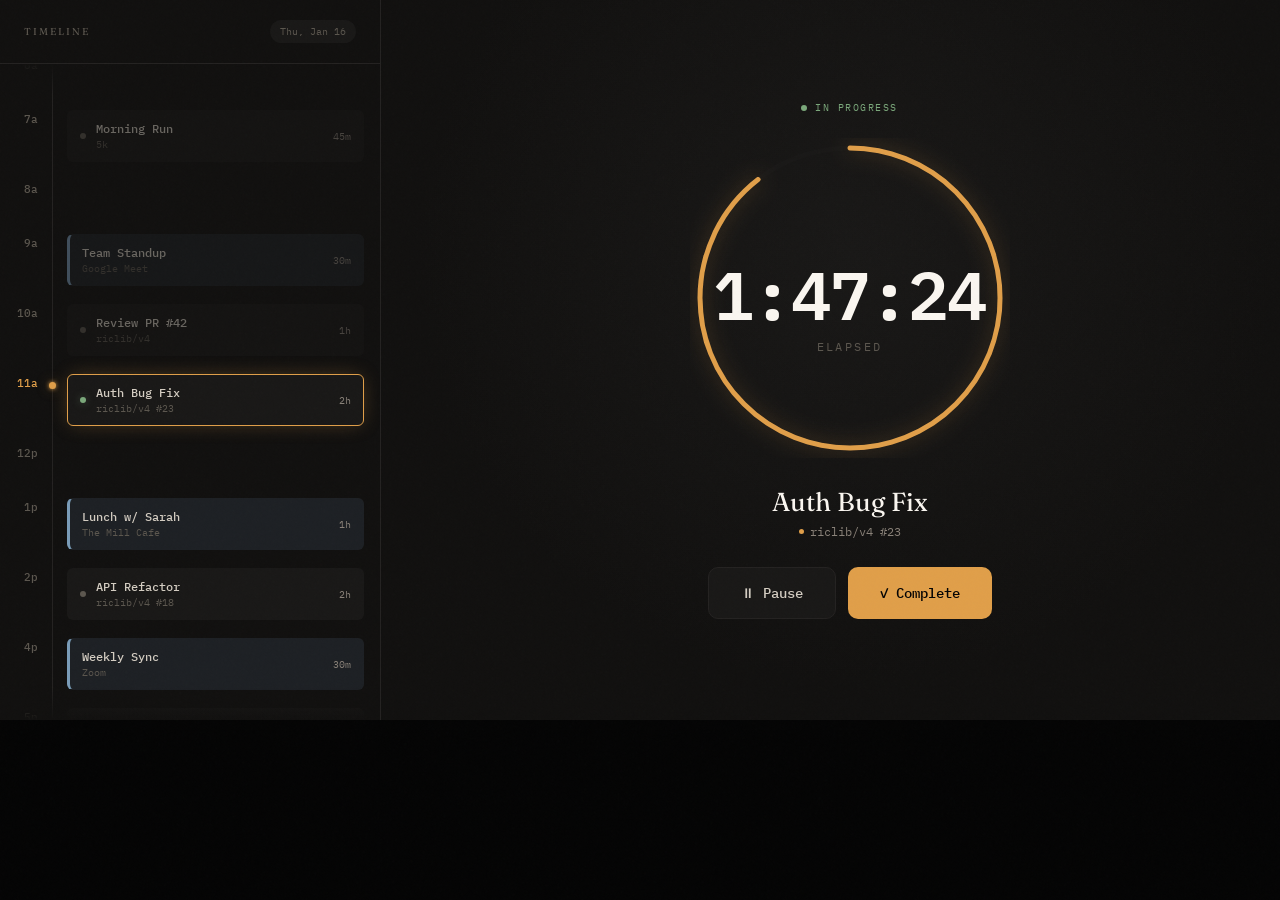
<file: frontend/dashboard-prototype.html>
<!DOCTYPE html>
<html lang="en">
<head>
    <meta charset="UTF-8">
    <meta name="viewport" content="width=1920, height=720">
    <title>Lifelog — Command Center</title>
    <link rel="preconnect" href="https://fonts.googleapis.com">
    <link rel="preconnect" href="https://fonts.gstatic.com" crossorigin>
    <link href="https://fonts.googleapis.com/css2?family=IBM+Plex+Mono:wght@400;500;600&family=Fraunces:opsz,wght@9..144,300;9..144,400;9..144,600&display=swap" rel="stylesheet">
    <style>
        :root {
            /* Volcanic darks */
            --void: #050505;
            --deep: #0a0a09;
            --surface: #121110;
            --elevated: #1a1918;
            --border: #252322;
            --hover: #2a2827;

            /* Warm stone */
            --text-bright: #faf6f0;
            --text: #d4cdc2;
            --text-dim: #8a8279;
            --text-muted: #5c574f;

            /* Ember accent */
            --ember: #e09f4a;
            --ember-bright: #f0b866;
            --ember-glow: rgba(224, 159, 74, 0.35);
            --ember-soft: rgba(224, 159, 74, 0.08);

            /* Sage success */
            --sage: #7ba87b;
            --sage-glow: rgba(123, 168, 123, 0.4);
            --sage-soft: rgba(123, 168, 123, 0.12);

            /* Steel calendar */
            --steel: #7a9cb8;
            --steel-soft: rgba(122, 156, 184, 0.12);

            /* Alert */
            --coral: #c4776a;

            /* Metrics */
            --touch: 44px;
            --radius: 10px;
            --radius-sm: 6px;
        }

        * {
            margin: 0;
            padding: 0;
            box-sizing: border-box;
            -webkit-tap-highlight-color: transparent;
            -webkit-font-smoothing: antialiased;
        }

        html, body {
            width: 1920px;
            height: 720px;
            overflow: hidden;
            background: var(--void);
            font-family: 'IBM Plex Mono', monospace;
            color: var(--text);
            font-size: 13px;
        }

        /* Film grain overlay */
        body::after {
            content: '';
            position: fixed;
            inset: 0;
            opacity: 0.02;
            pointer-events: none;
            background: url("data:image/svg+xml,%3Csvg viewBox='0 0 400 400' xmlns='http://www.w3.org/2000/svg'%3E%3Cfilter id='g'%3E%3CfeTurbulence baseFrequency='0.75' numOctaves='3' stitchTiles='stitch'/%3E%3C/filter%3E%3Crect width='100%25' height='100%25' filter='url(%23g)'/%3E%3C/svg%3E");
            z-index: 9999;
        }

        /* === LAYOUT === */
        .dashboard {
            display: grid;
            grid-template-columns: 380px 1fr 340px 260px;
            height: 100%;
            background: var(--border);
            gap: 1px;
        }

        .panel {
            background: var(--surface);
            display: flex;
            flex-direction: column;
            overflow: hidden;
        }

        .panel-head {
            padding: 20px 24px;
            border-bottom: 1px solid var(--border);
            display: flex;
            justify-content: space-between;
            align-items: center;
            flex-shrink: 0;
        }

        .panel-label {
            font-family: 'Fraunces', serif;
            font-optical-sizing: auto;
            font-size: 10px;
            font-weight: 400;
            letter-spacing: 0.2em;
            text-transform: uppercase;
            color: var(--text-muted);
        }

        .panel-meta {
            font-size: 10px;
            color: var(--text-muted);
            background: var(--elevated);
            padding: 5px 10px;
            border-radius: 20px;
        }

        /* === TIMELINE === */
        .timeline-wrap {
            flex: 1;
            position: relative;
            overflow: hidden;
        }

        .timeline-body {
            height: 100%;
            overflow-y: auto;
            padding: 12px 0;
            -webkit-overflow-scrolling: touch;
        }

        .timeline-body::-webkit-scrollbar { width: 0; }

        /* Scroll fades - hint at more content */
        .timeline-wrap::before,
        .timeline-wrap::after {
            content: '';
            position: absolute;
            left: 0;
            right: 0;
            height: 32px;
            pointer-events: none;
            z-index: 2;
            opacity: 0;
            transition: opacity 0.2s ease;
        }

        .timeline-wrap::before {
            top: 0;
            background: linear-gradient(to bottom, var(--surface) 0%, transparent 100%);
        }

        .timeline-wrap::after {
            bottom: 0;
            background: linear-gradient(to top, var(--surface) 0%, transparent 100%);
        }

        .timeline-wrap.can-scroll-up::before,
        .timeline-wrap.can-scroll-down::after {
            opacity: 1;
        }

        .hour-row {
            display: grid;
            grid-template-columns: 52px 1fr;
            min-height: 54px;
        }

        .hour-num {
            font-size: 11px;
            color: var(--text-muted);
            text-align: right;
            padding: 8px 14px 0 0;
            font-weight: 500;
        }

        .hour-row.now .hour-num {
            color: var(--ember);
        }

        .hour-track {
            border-left: 1px solid var(--border);
            padding: 6px 16px 6px 14px;
            position: relative;
        }

        .hour-row.now .hour-track::before {
            content: '';
            position: absolute;
            left: -4px;
            top: 14px;
            width: 7px;
            height: 7px;
            border-radius: 50%;
            background: var(--ember);
            box-shadow: 0 0 14px var(--ember-glow), 0 0 4px var(--ember);
        }

        /* Task blocks */
        .block {
            background: var(--elevated);
            border-radius: var(--radius-sm);
            padding: 10px 12px;
            margin-bottom: 6px;
            display: flex;
            align-items: center;
            gap: 10px;
            min-height: var(--touch);
            cursor: pointer;
            transition: transform 0.1s ease, box-shadow 0.15s ease;
            border: 1px solid transparent;
        }

        .block:active { transform: scale(0.98); }

        .block.current {
            border-color: var(--ember);
            box-shadow: 0 0 20px -4px var(--ember-glow);
        }

        .block.past { opacity: 0.45; }

        .block.cal {
            background: var(--steel-soft);
            border-left: 3px solid var(--steel);
        }

        .block-dot {
            width: 6px;
            height: 6px;
            border-radius: 50%;
            background: var(--text-muted);
            flex-shrink: 0;
        }

        .block.current .block-dot {
            background: var(--sage);
            box-shadow: 0 0 8px var(--sage-glow);
            animation: breathe 2.5s ease-in-out infinite;
        }

        @keyframes breathe {
            0%, 100% { transform: scale(1); opacity: 1; }
            50% { transform: scale(0.85); opacity: 0.6; }
        }

        .block-text { flex: 1; min-width: 0; }

        .block-title {
            font-size: 12px;
            font-weight: 500;
            color: var(--text);
            white-space: nowrap;
            overflow: hidden;
            text-overflow: ellipsis;
        }

        .block-sub {
            font-size: 10px;
            color: var(--text-muted);
            margin-top: 2px;
        }

        .block-dur {
            font-size: 10px;
            color: var(--text-dim);
            flex-shrink: 0;
        }

        /* === FOCUS === */
        .focus {
            background: radial-gradient(ellipse at 50% 35%, var(--elevated) 0%, var(--surface) 65%);
            display: flex;
            flex-direction: column;
            align-items: center;
            justify-content: center;
            padding: 40px;
        }

        .focus-status {
            display: flex;
            align-items: center;
            gap: 8px;
            margin-bottom: 12px;
        }

        .focus-status-dot {
            width: 6px;
            height: 6px;
            border-radius: 50%;
            background: var(--sage);
            animation: breathe 2.5s ease-in-out infinite;
        }

        .focus-status-text {
            font-size: 10px;
            letter-spacing: 0.15em;
            text-transform: uppercase;
            color: var(--sage);
        }

        .focus-ring-wrap {
            position: relative;
            width: 320px;
            height: 320px;
            margin: 12px 0 28px;
        }

        .focus-ring {
            width: 100%;
            height: 100%;
            transform: rotate(-90deg);
        }

        .ring-bg {
            fill: none;
            stroke: var(--elevated);
            stroke-width: 5;
        }

        .ring-progress {
            fill: none;
            stroke: var(--ember);
            stroke-width: 5;
            stroke-linecap: round;
            stroke-dasharray: 942;
            stroke-dashoffset: 471;
            filter: drop-shadow(0 0 10px var(--ember-glow));
            transition: stroke-dashoffset 0.8s ease;
        }

        .focus-center {
            position: absolute;
            inset: 0;
            display: flex;
            flex-direction: column;
            align-items: center;
            justify-content: center;
            padding-top: 16px;
        }

        .focus-time {
            font-size: 68px;
            font-weight: 600;
            color: var(--text-bright);
            letter-spacing: -0.03em;
            line-height: 1;
        }

        .focus-unit {
            font-size: 12px;
            letter-spacing: 0.2em;
            text-transform: uppercase;
            color: var(--text-muted);
            margin-top: 12px;
        }

        .focus-task {
            font-family: 'Fraunces', serif;
            font-size: 26px;
            font-weight: 400;
            color: var(--text-bright);
            margin-bottom: 6px;
            text-align: center;
        }

        .focus-source {
            font-size: 12px;
            color: var(--text-dim);
            display: flex;
            align-items: center;
            gap: 6px;
            margin-bottom: 28px;
        }

        .focus-source::before {
            content: '';
            width: 5px;
            height: 5px;
            border-radius: 50%;
            background: var(--ember);
        }

        .focus-actions {
            display: flex;
            gap: 12px;
        }

        .btn {
            min-height: 52px;
            padding: 0 32px;
            border-radius: var(--radius);
            border: none;
            font-family: 'IBM Plex Mono', monospace;
            font-size: 14px;
            font-weight: 500;
            display: flex;
            align-items: center;
            gap: 8px;
            cursor: pointer;
            transition: transform 0.1s ease;
        }

        .btn:active { transform: scale(0.96); }

        .btn-primary {
            background: var(--ember);
            color: var(--void);
        }

        .btn-ghost {
            background: var(--elevated);
            color: var(--text);
            border: 1px solid var(--border);
        }

        /* === QUEUE === */
        .queue-body {
            flex: 1;
            overflow-y: auto;
            padding: 16px;
        }

        .queue-body::-webkit-scrollbar { width: 0; }

        .q-item {
            background: var(--elevated);
            border-radius: var(--radius-sm);
            padding: 14px 16px;
            margin-bottom: 10px;
            min-height: var(--touch);
            cursor: pointer;
            transition: transform 0.1s ease;
            border: 1px solid transparent;
        }

        .q-item:active { transform: scale(0.98); }

        .q-item.next {
            border-color: var(--ember-soft);
            background: linear-gradient(135deg, var(--elevated) 0%, var(--ember-soft) 100%);
        }

        .q-head {
            display: flex;
            justify-content: space-between;
            align-items: flex-start;
            gap: 10px;
        }

        .q-title {
            font-size: 13px;
            font-weight: 500;
            color: var(--text);
            line-height: 1.35;
        }

        .q-time {
            font-size: 10px;
            color: var(--ember);
            background: var(--ember-soft);
            padding: 3px 8px;
            border-radius: 4px;
            flex-shrink: 0;
        }

        .q-meta {
            font-size: 10px;
            color: var(--text-muted);
            margin-top: 6px;
            display: flex;
            gap: 12px;
        }

        .q-divider {
            font-size: 9px;
            letter-spacing: 0.12em;
            text-transform: uppercase;
            color: var(--text-muted);
            padding: 18px 0 10px;
        }

        /* === AMBIENT === */
        .ambient {
            background: linear-gradient(180deg, var(--surface) 0%, var(--deep) 100%);
        }

        .ambient-body {
            flex: 1;
            padding: 20px;
            display: flex;
            flex-direction: column;
            gap: 20px;
            overflow-y: auto;
        }

        /* Weather */
        .weather {
            display: flex;
            align-items: center;
            gap: 14px;
        }

        .weather-icon { font-size: 28px; }

        .weather-temp {
            font-size: 26px;
            font-weight: 500;
            color: var(--text-bright);
        }

        .weather-desc {
            font-size: 11px;
            color: var(--text-dim);
        }

        /* Stats */
        .stats {
            display: flex;
            justify-content: space-between;
            padding: 14px 0;
            border-top: 1px solid var(--border);
            border-bottom: 1px solid var(--border);
        }

        .stat {
            display: flex;
            align-items: center;
            gap: 6px;
        }

        .stat-icon { font-size: 13px; opacity: 0.8; }
        .stat-val { font-size: 14px; font-weight: 600; }
        .stat-val.alert { color: var(--coral); }
        .stat-val.good { color: var(--sage); }

        /* Calendar upcoming */
        .upcoming {
            display: flex;
            flex-direction: column;
            gap: 8px;
        }

        .upcoming-label {
            font-size: 9px;
            letter-spacing: 0.15em;
            text-transform: uppercase;
            color: var(--text-muted);
            margin-bottom: 4px;
        }

        .up-item {
            display: flex;
            align-items: center;
            gap: 10px;
            padding: 10px 12px;
            background: var(--elevated);
            border-radius: var(--radius-sm);
            min-height: var(--touch);
            cursor: pointer;
        }

        .up-item:active { transform: scale(0.98); }

        .up-time {
            font-size: 11px;
            font-weight: 500;
            color: var(--steel);
            min-width: 42px;
        }

        .up-title {
            font-size: 12px;
            color: var(--text);
            white-space: nowrap;
            overflow: hidden;
            text-overflow: ellipsis;
        }

        /* Habits */
        .habits {
            margin-top: auto;
            display: flex;
            flex-direction: column;
            gap: 8px;
        }

        .habits-label {
            font-size: 9px;
            letter-spacing: 0.15em;
            text-transform: uppercase;
            color: var(--text-muted);
            margin-bottom: 4px;
        }

        .habit-item {
            display: flex;
            align-items: center;
            gap: 10px;
            padding: 8px 10px;
            background: var(--elevated);
            border-radius: var(--radius-sm);
            cursor: pointer;
            transition: transform 0.1s ease;
        }

        .habit-item:active { transform: scale(0.98); }

        .habit-icon {
            font-size: 16px;
            width: 24px;
            text-align: center;
            flex-shrink: 0;
        }

        .habit-info {
            flex: 1;
            min-width: 0;
        }

        .habit-name {
            font-size: 11px;
            color: var(--text);
            margin-bottom: 4px;
        }

        .habit-track {
            height: 4px;
            background: var(--border);
            border-radius: 2px;
            overflow: hidden;
        }

        .habit-progress {
            height: 100%;
            border-radius: 2px;
            transition: width 0.3s ease;
        }

        .habit-item.habit .habit-progress {
            background: var(--sage);
        }

        .habit-item.vice .habit-progress {
            background: var(--coral);
        }

        .habit-check {
            width: 20px;
            height: 20px;
            border-radius: 50%;
            border: 2px solid var(--border);
            display: flex;
            align-items: center;
            justify-content: center;
            font-size: 10px;
            flex-shrink: 0;
            transition: all 0.2s ease;
        }

        .habit-item.done .habit-check {
            background: var(--sage);
            border-color: var(--sage);
            color: var(--void);
            box-shadow: 0 0 8px var(--sage-glow);
        }

        .habit-item.vice.done .habit-check {
            background: var(--coral);
            border-color: var(--coral);
            box-shadow: 0 0 8px rgba(196, 119, 106, 0.4);
        }

        /* Ripple effect */
        .ripple {
            position: absolute;
            border-radius: 50%;
            background: rgba(224, 159, 74, 0.25);
            transform: scale(0);
            animation: ripple-out 0.5s ease-out forwards;
            pointer-events: none;
        }

        @keyframes ripple-out {
            to { transform: scale(2.5); opacity: 0; }
        }
    </style>
</head>
<body>
    <div class="dashboard">
        <!-- TIMELINE -->
        <div class="panel">
            <div class="panel-head">
                <span class="panel-label">Timeline</span>
                <span class="panel-meta">Thu, Jan 16</span>
            </div>
            <div class="timeline-wrap">
                <div class="timeline-body">
                    <div class="hour-row past">
                        <div class="hour-num">6a</div>
                        <div class="hour-track"></div>
                    </div>
                    <div class="hour-row past">
                        <div class="hour-num">7a</div>
                        <div class="hour-track">
                            <div class="block past">
                                <div class="block-dot"></div>
                                <div class="block-text">
                                    <div class="block-title">Morning Run</div>
                                    <div class="block-sub">5k</div>
                                </div>
                                <div class="block-dur">45m</div>
                            </div>
                        </div>
                    </div>
                    <div class="hour-row past">
                        <div class="hour-num">8a</div>
                        <div class="hour-track"></div>
                    </div>
                    <div class="hour-row">
                        <div class="hour-num">9a</div>
                        <div class="hour-track">
                            <div class="block cal past">
                                <div class="block-text">
                                    <div class="block-title">Team Standup</div>
                                    <div class="block-sub">Google Meet</div>
                                </div>
                                <div class="block-dur">30m</div>
                            </div>
                        </div>
                    </div>
                    <div class="hour-row">
                        <div class="hour-num">10a</div>
                        <div class="hour-track">
                            <div class="block past">
                                <div class="block-dot"></div>
                                <div class="block-text">
                                    <div class="block-title">Review PR #42</div>
                                    <div class="block-sub">riclib/v4</div>
                                </div>
                                <div class="block-dur">1h</div>
                            </div>
                        </div>
                    </div>
                    <div class="hour-row now">
                        <div class="hour-num">11a</div>
                        <div class="hour-track">
                            <div class="block current">
                                <div class="block-dot"></div>
                                <div class="block-text">
                                    <div class="block-title">Auth Bug Fix</div>
                                    <div class="block-sub">riclib/v4 #23</div>
                                </div>
                                <div class="block-dur">2h</div>
                            </div>
                        </div>
                    </div>
                    <div class="hour-row">
                        <div class="hour-num">12p</div>
                        <div class="hour-track"></div>
                    </div>
                    <div class="hour-row">
                        <div class="hour-num">1p</div>
                        <div class="hour-track">
                            <div class="block cal">
                                <div class="block-text">
                                    <div class="block-title">Lunch w/ Sarah</div>
                                    <div class="block-sub">The Mill Cafe</div>
                                </div>
                                <div class="block-dur">1h</div>
                            </div>
                        </div>
                    </div>
                    <div class="hour-row">
                        <div class="hour-num">2p</div>
                        <div class="hour-track">
                            <div class="block">
                                <div class="block-dot"></div>
                                <div class="block-text">
                                    <div class="block-title">API Refactor</div>
                                    <div class="block-sub">riclib/v4 #18</div>
                                </div>
                                <div class="block-dur">2h</div>
                            </div>
                        </div>
                    </div>
                    <div class="hour-row">
                        <div class="hour-num">4p</div>
                        <div class="hour-track">
                            <div class="block cal">
                                <div class="block-text">
                                    <div class="block-title">Weekly Sync</div>
                                    <div class="block-sub">Zoom</div>
                                </div>
                                <div class="block-dur">30m</div>
                            </div>
                        </div>
                    </div>
                    <div class="hour-row">
                        <div class="hour-num">5p</div>
                        <div class="hour-track">
                            <div class="block">
                                <div class="block-dot"></div>
                                <div class="block-text">
                                    <div class="block-title">Documentation</div>
                                    <div class="block-sub">thymer-bar</div>
                                </div>
                                <div class="block-dur">1h</div>
                            </div>
                        </div>
                    </div>
                    <div class="hour-row">
                        <div class="hour-num">6p</div>
                        <div class="hour-track"></div>
                    </div>
                    <div class="hour-row">
                        <div class="hour-num">7p</div>
                        <div class="hour-track">
                            <div class="block cal">
                                <div class="block-text">
                                    <div class="block-title">Dinner w/ Alex</div>
                                    <div class="block-sub">Home</div>
                                </div>
                                <div class="block-dur">1h</div>
                            </div>
                        </div>
                    </div>
                    <div class="hour-row">
                        <div class="hour-num">8p</div>
                        <div class="hour-track"></div>
                    </div>
                    <div class="hour-row">
                        <div class="hour-num">9p</div>
                        <div class="hour-track">
                            <div class="block">
                                <div class="block-dot"></div>
                                <div class="block-text">
                                    <div class="block-title">Side Project</div>
                                    <div class="block-sub">personal</div>
                                </div>
                                <div class="block-dur">1h</div>
                            </div>
                        </div>
                    </div>
                </div>
            </div>
        </div>

        <!-- FOCUS -->
        <div class="panel focus">
            <div class="focus-status">
                <div class="focus-status-dot"></div>
                <span class="focus-status-text">In Progress</span>
            </div>
            <div class="focus-ring-wrap">
                <svg class="focus-ring" viewBox="0 0 320 320">
                    <circle class="ring-bg" cx="160" cy="160" r="150"/>
                    <circle class="ring-progress" cx="160" cy="160" r="150"/>
                </svg>
                <div class="focus-center">
                    <div class="focus-time" id="timer">1:47:23</div>
                    <div class="focus-unit">elapsed</div>
                </div>
            </div>
            <div class="focus-task">Auth Bug Fix</div>
            <div class="focus-source">riclib/v4 #23</div>
            <div class="focus-actions">
                <button class="btn btn-ghost">⏸ Pause</button>
                <button class="btn btn-primary">✓ Complete</button>
            </div>
        </div>

        <!-- QUEUE -->
        <div class="panel">
            <div class="panel-head">
                <span class="panel-label">Up Next</span>
                <span class="panel-meta">4 tasks</span>
            </div>
            <div class="queue-body">
                <div class="q-item next">
                    <div class="q-head">
                        <div class="q-title">API Refactor</div>
                        <div class="q-time">2pm</div>
                    </div>
                    <div class="q-meta">
                        <span>riclib/v4 #18</span>
                        <span>~2h</span>
                    </div>
                </div>
                <div class="q-item">
                    <div class="q-head">
                        <div class="q-title">Review PR #42</div>
                    </div>
                    <div class="q-meta">
                        <span>riclib/v4</span>
                        <span>~30m</span>
                    </div>
                </div>
                <div class="q-item">
                    <div class="q-head">
                        <div class="q-title">Update Dashboard Docs</div>
                    </div>
                    <div class="q-meta">
                        <span>thymer-bar</span>
                        <span>~45m</span>
                    </div>
                </div>
                <div class="q-divider">Tomorrow</div>
                <div class="q-item">
                    <div class="q-head">
                        <div class="q-title">Lifelog Schema Migration</div>
                    </div>
                    <div class="q-meta">
                        <span>thymer-bar #2</span>
                        <span>~3h</span>
                    </div>
                </div>
            </div>
        </div>

        <!-- AMBIENT -->
        <div class="panel ambient">
            <div class="panel-head">
                <span class="panel-label">Today</span>
            </div>
            <div class="ambient-body">
                <!-- Weather -->
                <div class="weather">
                    <span class="weather-icon">☀️</span>
                    <div>
                        <div class="weather-temp">72°</div>
                        <div class="weather-desc">Clear skies</div>
                    </div>
                </div>

                <!-- Stats -->
                <div class="stats">
                    <div class="stat">
                        <span class="stat-icon">📬</span>
                        <span class="stat-val">3</span>
                    </div>
                    <div class="stat">
                        <span class="stat-icon">🔥</span>
                        <span class="stat-val alert">1</span>
                    </div>
                    <div class="stat">
                        <span class="stat-icon">✓</span>
                        <span class="stat-val good">6</span>
                    </div>
                </div>

                <!-- Calendar -->
                <div class="upcoming">
                    <div class="upcoming-label">Coming Up</div>
                    <div class="up-item">
                        <span class="up-time">1:00p</span>
                        <span class="up-title">Lunch w/ Sarah</span>
                    </div>
                    <div class="up-item">
                        <span class="up-time">4:30p</span>
                        <span class="up-title">Weekly Sync</span>
                    </div>
                </div>

                <!-- Habits -->
                <div class="habits">
                    <div class="habits-label">Habits</div>
                    <div class="habit-item habit done" data-habit="exercise">
                        <span class="habit-icon">🏃</span>
                        <div class="habit-info">
                            <div class="habit-name">Exercise</div>
                            <div class="habit-track"><div class="habit-progress" style="width: 100%"></div></div>
                        </div>
                        <div class="habit-check">✓</div>
                    </div>
                    <div class="habit-item habit" data-habit="reading">
                        <span class="habit-icon">📚</span>
                        <div class="habit-info">
                            <div class="habit-name">Reading</div>
                            <div class="habit-track"><div class="habit-progress" style="width: 40%"></div></div>
                        </div>
                        <div class="habit-check"></div>
                    </div>
                    <div class="habit-item habit" data-habit="meditate">
                        <span class="habit-icon">🧘</span>
                        <div class="habit-info">
                            <div class="habit-name">Meditate</div>
                            <div class="habit-track"><div class="habit-progress" style="width: 0%"></div></div>
                        </div>
                        <div class="habit-check"></div>
                    </div>
                    <div class="habit-item vice" data-habit="caffeine">
                        <span class="habit-icon">☕</span>
                        <div class="habit-info">
                            <div class="habit-name">Caffeine</div>
                            <div class="habit-track"><div class="habit-progress" style="width: 60%"></div></div>
                        </div>
                        <div class="habit-check"></div>
                    </div>
                    <div class="habit-item vice done" data-habit="snacking">
                        <span class="habit-icon">🍪</span>
                        <div class="habit-info">
                            <div class="habit-name">Snacking</div>
                            <div class="habit-track"><div class="habit-progress" style="width: 100%"></div></div>
                        </div>
                        <div class="habit-check">✗</div>
                    </div>
                </div>
            </div>
        </div>
    </div>

    <script>
        // Timeline scroll
        const timelineWrap = document.querySelector('.timeline-wrap');
        const timelineBody = document.querySelector('.timeline-body');

        function updateScrollHints() {
            const { scrollTop, scrollHeight, clientHeight } = timelineBody;
            timelineWrap.classList.toggle('can-scroll-up', scrollTop > 10);
            timelineWrap.classList.toggle('can-scroll-down', scrollTop < scrollHeight - clientHeight - 10);
        }

        timelineBody.addEventListener('scroll', updateScrollHints);

        // Auto-scroll to "now" row on load
        const nowRow = document.querySelector('.hour-row.now');
        if (nowRow) {
            setTimeout(() => {
                nowRow.scrollIntoView({ block: 'center', behavior: 'instant' });
                updateScrollHints();
            }, 100);
        }

        // Timer
        let secs = 6443; // 1:47:23
        const timerEl = document.getElementById('timer');
        const ringEl = document.querySelector('.ring-progress');
        const circumference = 942;

        function tick() {
            secs++;
            const h = Math.floor(secs / 3600);
            const m = Math.floor((secs % 3600) / 60);
            const s = secs % 60;
            timerEl.textContent = `${h}:${m.toString().padStart(2,'0')}:${s.toString().padStart(2,'0')}`;

            // Progress ring (target 2h)
            const pct = Math.min(secs / 7200, 1);
            ringEl.style.strokeDashoffset = circumference - (pct * circumference);
        }
        setInterval(tick, 1000);

        // Habit toggles
        document.querySelectorAll('.habit-item').forEach(h => {
            h.addEventListener('click', function() {
                const isDone = this.classList.toggle('done');
                const progress = this.querySelector('.habit-progress');
                const check = this.querySelector('.habit-check');
                const isVice = this.classList.contains('vice');

                if (isDone) {
                    progress.style.width = '100%';
                    check.textContent = isVice ? '✗' : '✓';
                } else {
                    progress.style.width = '0%';
                    check.textContent = '';
                }
            });
        });

        // Task selection
        document.querySelectorAll('.block:not(.cal)').forEach(b => {
            b.addEventListener('click', function() {
                document.querySelectorAll('.block').forEach(x => {
                    x.classList.remove('current');
                    const dot = x.querySelector('.block-dot');
                    if (dot) dot.style.background = '';
                });
                this.classList.add('current');
                document.querySelector('.focus-task').textContent = this.querySelector('.block-title').textContent;
                document.querySelector('.focus-source').textContent = this.querySelector('.block-sub').textContent;
            });
        });

        // Touch ripples
        document.querySelectorAll('.block, .q-item, .btn, .up-item').forEach(el => {
            el.addEventListener('touchstart', function(e) {
                const rect = this.getBoundingClientRect();
                const r = document.createElement('div');
                r.className = 'ripple';
                const sz = Math.max(rect.width, rect.height);
                r.style.width = r.style.height = sz + 'px';
                r.style.left = (e.touches[0].clientX - rect.left - sz/2) + 'px';
                r.style.top = (e.touches[0].clientY - rect.top - sz/2) + 'px';
                this.style.position = 'relative';
                this.style.overflow = 'hidden';
                this.appendChild(r);
                setTimeout(() => r.remove(), 500);
            });
        });
    </script>
</body>
</html>
</file>
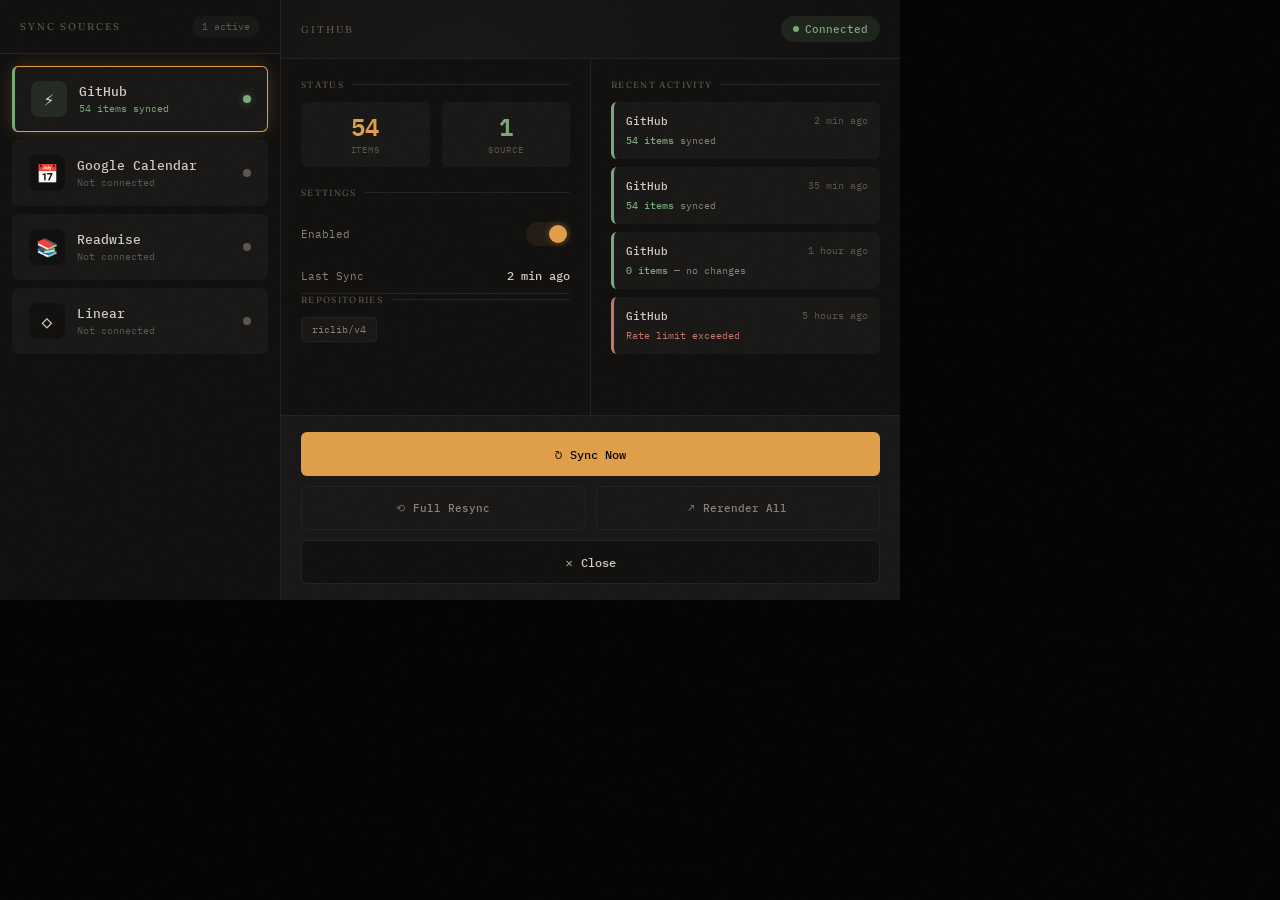
<file: frontend/sync-manager-prototype.html>
<!DOCTYPE html>
<html lang="en">
<head>
    <meta charset="UTF-8">
    <meta name="viewport" content="width=900, height=600">
    <title>Sync Manager — Control Panel</title>
    <link rel="preconnect" href="https://fonts.googleapis.com">
    <link rel="preconnect" href="https://fonts.gstatic.com" crossorigin>
    <link href="https://fonts.googleapis.com/css2?family=IBM+Plex+Mono:wght@400;500;600&family=Fraunces:opsz,wght@9..144,300;9..144,400;9..144,600&display=swap" rel="stylesheet">
    <style>
        :root {
            /* Volcanic darks */
            --void: #050505;
            --deep: #0a0a09;
            --surface: #121110;
            --elevated: #1a1918;
            --border: #252322;
            --hover: #2a2827;

            /* Warm stone */
            --text-bright: #faf6f0;
            --text: #d4cdc2;
            --text-dim: #8a8279;
            --text-muted: #5c574f;

            /* Ember accent */
            --ember: #e09f4a;
            --ember-bright: #f0b866;
            --ember-glow: rgba(224, 159, 74, 0.35);
            --ember-soft: rgba(224, 159, 74, 0.08);

            /* Sage success */
            --sage: #7ba87b;
            --sage-glow: rgba(123, 168, 123, 0.4);
            --sage-soft: rgba(123, 168, 123, 0.12);

            /* Steel calendar */
            --steel: #7a9cb8;
            --steel-soft: rgba(122, 156, 184, 0.12);

            /* Alert */
            --coral: #c4776a;
            --coral-soft: rgba(196, 119, 106, 0.12);

            /* Metrics */
            --touch: 44px;
            --radius: 10px;
            --radius-sm: 6px;
        }

        * {
            margin: 0;
            padding: 0;
            box-sizing: border-box;
            -webkit-tap-highlight-color: transparent;
            -webkit-font-smoothing: antialiased;
        }

        html, body {
            width: 900px;
            height: 600px;
            overflow: hidden;
            background: var(--void);
            font-family: 'IBM Plex Mono', monospace;
            color: var(--text);
            font-size: 13px;
        }

        /* Film grain overlay */
        body::after {
            content: '';
            position: fixed;
            inset: 0;
            opacity: 0.02;
            pointer-events: none;
            background: url("data:image/svg+xml,%3Csvg viewBox='0 0 400 400' xmlns='http://www.w3.org/2000/svg'%3E%3Cfilter id='g'%3E%3CfeTurbulence baseFrequency='0.75' numOctaves='3' stitchTiles='stitch'/%3E%3C/filter%3E%3Crect width='100%25' height='100%25' filter='url(%23g)'/%3E%3C/svg%3E");
            z-index: 9999;
        }

        /* === LAYOUT === */
        .sync-manager {
            display: grid;
            grid-template-columns: 280px 1fr;
            height: 100%;
            background: var(--border);
            gap: 1px;
        }

        .panel {
            background: var(--surface);
            display: flex;
            flex-direction: column;
            overflow: hidden;
        }

        .panel-head {
            padding: 16px 20px;
            border-bottom: 1px solid var(--border);
            display: flex;
            justify-content: space-between;
            align-items: center;
            flex-shrink: 0;
        }

        .panel-label {
            font-family: 'Fraunces', serif;
            font-optical-sizing: auto;
            font-size: 10px;
            font-weight: 400;
            letter-spacing: 0.2em;
            text-transform: uppercase;
            color: var(--text-muted);
        }

        .panel-meta {
            font-size: 10px;
            color: var(--text-muted);
            background: var(--elevated);
            padding: 4px 10px;
            border-radius: 20px;
        }

        /* === SOURCES LIST === */
        .sources-list {
            flex: 1;
            overflow-y: auto;
            padding: 12px;
        }

        .sources-list::-webkit-scrollbar { width: 0; }

        .source-card {
            display: flex;
            align-items: center;
            gap: 12px;
            padding: 14px 16px;
            background: var(--elevated);
            border-radius: var(--radius-sm);
            margin-bottom: 8px;
            cursor: pointer;
            transition: all 0.15s ease;
            border: 1px solid transparent;
            min-height: var(--touch);
        }

        .source-card:hover {
            background: var(--hover);
            border-color: var(--border);
        }

        .source-card.selected {
            border-color: var(--ember);
            box-shadow: 0 0 20px -4px var(--ember-glow);
        }

        .source-card.connected {
            border-left: 3px solid var(--sage);
        }

        .source-card.error {
            border-left: 3px solid var(--coral);
        }

        .source-icon {
            width: 36px;
            height: 36px;
            background: var(--surface);
            border-radius: 8px;
            display: flex;
            align-items: center;
            justify-content: center;
            flex-shrink: 0;
            font-size: 18px;
        }

        .source-card.connected .source-icon {
            background: var(--sage-soft);
        }

        .source-info {
            flex: 1;
            min-width: 0;
        }

        .source-name {
            font-size: 13px;
            font-weight: 500;
            color: var(--text);
            margin-bottom: 2px;
        }

        .source-status {
            font-size: 10px;
            color: var(--text-muted);
        }

        .source-status.active {
            color: var(--sage);
        }

        .source-indicator {
            width: 8px;
            height: 8px;
            border-radius: 50%;
            background: var(--text-muted);
            flex-shrink: 0;
        }

        .source-card.connected .source-indicator {
            background: var(--sage);
            box-shadow: 0 0 8px var(--sage-glow);
            animation: breathe 2.5s ease-in-out infinite;
        }

        @keyframes breathe {
            0%, 100% { transform: scale(1); opacity: 1; }
            50% { transform: scale(0.85); opacity: 0.6; }
        }

        /* === INFO PANEL === */
        .info-panel {
            background: radial-gradient(ellipse at 30% 20%, var(--elevated) 0%, var(--surface) 60%);
        }

        .info-content {
            flex: 1;
            display: grid;
            grid-template-columns: 1fr 1fr;
            gap: 1px;
            background: var(--border);
            overflow: hidden;
        }

        .info-col {
            background: var(--surface);
            padding: 20px;
            overflow-y: auto;
        }

        .info-col::-webkit-scrollbar { width: 0; }

        /* Section headers */
        .section-label {
            font-family: 'Fraunces', serif;
            font-size: 9px;
            font-weight: 400;
            letter-spacing: 0.15em;
            text-transform: uppercase;
            color: var(--text-muted);
            margin-bottom: 12px;
            display: flex;
            align-items: center;
            gap: 8px;
        }

        .section-label::after {
            content: '';
            flex: 1;
            height: 1px;
            background: var(--border);
        }

        /* Stats row */
        .stats-row {
            display: flex;
            gap: 12px;
            margin-bottom: 20px;
        }

        .stat-box {
            flex: 1;
            background: var(--elevated);
            border-radius: var(--radius-sm);
            padding: 12px;
            text-align: center;
        }

        .stat-value {
            font-size: 24px;
            font-weight: 600;
            color: var(--ember);
            line-height: 1;
        }

        .stat-label {
            font-size: 9px;
            letter-spacing: 0.1em;
            text-transform: uppercase;
            color: var(--text-muted);
            margin-top: 6px;
        }

        /* Detail rows */
        .detail-row {
            display: flex;
            justify-content: space-between;
            align-items: center;
            padding: 10px 0;
            border-bottom: 1px solid var(--border);
        }

        .detail-row:last-child {
            border-bottom: none;
        }

        .detail-label {
            font-size: 11px;
            color: var(--text-dim);
        }

        .detail-value {
            font-size: 12px;
            color: var(--text);
            font-weight: 500;
        }

        .detail-value.connected {
            color: var(--sage);
        }

        .detail-value.disconnected {
            color: var(--coral);
        }

        /* Auth badge */
        .auth-badge {
            display: inline-flex;
            align-items: center;
            gap: 6px;
            padding: 6px 12px;
            border-radius: 20px;
            font-size: 11px;
            font-weight: 500;
        }

        .auth-badge.connected {
            background: var(--sage-soft);
            color: var(--sage);
        }

        .auth-badge.disconnected {
            background: var(--coral-soft);
            color: var(--coral);
        }

        .auth-badge::before {
            content: '';
            width: 6px;
            height: 6px;
            border-radius: 50%;
            background: currentColor;
        }

        /* Toggle switch */
        .toggle-row {
            display: flex;
            justify-content: space-between;
            align-items: center;
            padding: 12px 0;
        }

        .toggle {
            position: relative;
            width: 44px;
            height: 24px;
        }

        .toggle input {
            opacity: 0;
            width: 0;
            height: 0;
        }

        .toggle-track {
            position: absolute;
            inset: 0;
            background: var(--border);
            border-radius: 12px;
            cursor: pointer;
            transition: background 0.2s ease;
        }

        .toggle-track::before {
            content: '';
            position: absolute;
            width: 18px;
            height: 18px;
            left: 3px;
            top: 3px;
            background: var(--text-dim);
            border-radius: 50%;
            transition: all 0.2s ease;
        }

        .toggle input:checked + .toggle-track {
            background: var(--ember-soft);
        }

        .toggle input:checked + .toggle-track::before {
            transform: translateX(20px);
            background: var(--ember);
            box-shadow: 0 0 8px var(--ember-glow);
        }

        /* Config items */
        .config-items {
            display: flex;
            flex-wrap: wrap;
            gap: 6px;
            margin-top: 12px;
        }

        .config-tag {
            font-size: 10px;
            padding: 5px 10px;
            background: var(--elevated);
            border-radius: 4px;
            color: var(--text-dim);
            border: 1px solid var(--border);
        }

        /* === HISTORY COLUMN === */
        .history-list {
            display: flex;
            flex-direction: column;
            gap: 8px;
        }

        .history-item {
            background: var(--elevated);
            border-radius: var(--radius-sm);
            padding: 12px;
            border-left: 3px solid var(--border);
        }

        .history-item.success {
            border-left-color: var(--sage);
        }

        .history-item.error {
            border-left-color: var(--coral);
        }

        .history-head {
            display: flex;
            justify-content: space-between;
            align-items: flex-start;
            margin-bottom: 6px;
        }

        .history-source {
            font-size: 11px;
            font-weight: 500;
            color: var(--text);
        }

        .history-time {
            font-size: 10px;
            color: var(--text-muted);
        }

        .history-result {
            font-size: 10px;
            color: var(--text-dim);
        }

        .history-result .count {
            color: var(--sage);
            font-weight: 500;
        }

        .history-result .error-msg {
            color: var(--coral);
        }

        /* === ACTION BUTTONS === */
        .actions-section {
            padding: 16px 20px;
            background: var(--elevated);
            border-top: 1px solid var(--border);
            display: flex;
            flex-direction: column;
            gap: 10px;
        }

        .btn {
            min-height: var(--touch);
            padding: 0 20px;
            border-radius: var(--radius-sm);
            border: none;
            font-family: 'IBM Plex Mono', monospace;
            font-size: 12px;
            font-weight: 500;
            display: flex;
            align-items: center;
            justify-content: center;
            gap: 8px;
            cursor: pointer;
            transition: all 0.15s ease;
        }

        .btn:active {
            transform: scale(0.97);
        }

        .btn-primary {
            background: var(--ember);
            color: var(--void);
        }

        .btn-primary:hover {
            background: var(--ember-bright);
            box-shadow: 0 0 20px var(--ember-glow);
        }

        .btn-secondary {
            background: var(--surface);
            color: var(--text);
            border: 1px solid var(--border);
        }

        .btn-secondary:hover {
            background: var(--hover);
            border-color: var(--text-muted);
        }

        .btn-row {
            display: grid;
            grid-template-columns: 1fr 1fr;
            gap: 10px;
        }

        .btn-ghost {
            background: transparent;
            color: var(--text-dim);
            border: 1px solid var(--border);
            font-size: 11px;
        }

        .btn-ghost:hover {
            color: var(--text);
            border-color: var(--text-muted);
        }

        .btn-ghost.danger:hover {
            color: var(--coral);
            border-color: var(--coral);
        }

        /* Icons (simple text placeholders) */
        .icon {
            font-style: normal;
            opacity: 0.8;
        }

        /* Progress indicator */
        .sync-progress {
            display: flex;
            align-items: center;
            gap: 10px;
            padding: 10px 14px;
            background: var(--ember-soft);
            border-radius: var(--radius-sm);
            margin-bottom: 10px;
        }

        .sync-progress .spinner {
            width: 16px;
            height: 16px;
            border: 2px solid var(--ember);
            border-top-color: transparent;
            border-radius: 50%;
            animation: spin 0.8s linear infinite;
        }

        @keyframes spin {
            to { transform: rotate(360deg); }
        }

        .sync-progress .text {
            font-size: 11px;
            color: var(--ember);
        }

        /* Empty state */
        .empty-state {
            text-align: center;
            padding: 40px 20px;
            color: var(--text-muted);
        }

        .empty-state .icon {
            font-size: 32px;
            margin-bottom: 12px;
            opacity: 0.4;
        }

        .empty-state .text {
            font-size: 12px;
        }
    </style>
</head>
<body>
    <div class="sync-manager">
        <!-- SOURCES LIST -->
        <div class="panel">
            <div class="panel-head">
                <span class="panel-label">Sync Sources</span>
                <span class="panel-meta">1 active</span>
            </div>
            <div class="sources-list">
                <div class="source-card connected selected">
                    <div class="source-icon">⚡</div>
                    <div class="source-info">
                        <div class="source-name">GitHub</div>
                        <div class="source-status active">54 items synced</div>
                    </div>
                    <div class="source-indicator"></div>
                </div>
                <div class="source-card">
                    <div class="source-icon">📅</div>
                    <div class="source-info">
                        <div class="source-name">Google Calendar</div>
                        <div class="source-status">Not connected</div>
                    </div>
                    <div class="source-indicator"></div>
                </div>
                <div class="source-card">
                    <div class="source-icon">📚</div>
                    <div class="source-info">
                        <div class="source-name">Readwise</div>
                        <div class="source-status">Not connected</div>
                    </div>
                    <div class="source-indicator"></div>
                </div>
                <div class="source-card">
                    <div class="source-icon">◇</div>
                    <div class="source-info">
                        <div class="source-name">Linear</div>
                        <div class="source-status">Not connected</div>
                    </div>
                    <div class="source-indicator"></div>
                </div>
            </div>
        </div>

        <!-- INFO PANEL -->
        <div class="panel info-panel">
            <div class="panel-head">
                <span class="panel-label">GitHub</span>
                <span class="auth-badge connected">Connected</span>
            </div>
            <div class="info-content">
                <!-- Left Column: Details -->
                <div class="info-col">
                    <div class="section-label">Status</div>
                    <div class="stats-row">
                        <div class="stat-box">
                            <div class="stat-value">54</div>
                            <div class="stat-label">Items</div>
                        </div>
                        <div class="stat-box">
                            <div class="stat-value" style="color: var(--sage)">1</div>
                            <div class="stat-label">Source</div>
                        </div>
                    </div>

                    <div class="section-label">Settings</div>
                    <div class="toggle-row">
                        <span class="detail-label">Enabled</span>
                        <label class="toggle">
                            <input type="checkbox" checked>
                            <span class="toggle-track"></span>
                        </label>
                    </div>
                    <div class="detail-row">
                        <span class="detail-label">Last Sync</span>
                        <span class="detail-value">2 min ago</span>
                    </div>

                    <div class="section-label">Repositories</div>
                    <div class="config-items">
                        <span class="config-tag">riclib/v4</span>
                    </div>
                </div>

                <!-- Right Column: History -->
                <div class="info-col">
                    <div class="section-label">Recent Activity</div>
                    <div class="history-list">
                        <div class="history-item success">
                            <div class="history-head">
                                <span class="history-source">GitHub</span>
                                <span class="history-time">2 min ago</span>
                            </div>
                            <div class="history-result">
                                <span class="count">54 items</span> synced
                            </div>
                        </div>
                        <div class="history-item success">
                            <div class="history-head">
                                <span class="history-source">GitHub</span>
                                <span class="history-time">35 min ago</span>
                            </div>
                            <div class="history-result">
                                <span class="count">54 items</span> synced
                            </div>
                        </div>
                        <div class="history-item success">
                            <div class="history-head">
                                <span class="history-source">GitHub</span>
                                <span class="history-time">1 hour ago</span>
                            </div>
                            <div class="history-result">
                                <span class="count">0 items</span> — no changes
                            </div>
                        </div>
                        <div class="history-item error">
                            <div class="history-head">
                                <span class="history-source">GitHub</span>
                                <span class="history-time">5 hours ago</span>
                            </div>
                            <div class="history-result">
                                <span class="error-msg">Rate limit exceeded</span>
                            </div>
                        </div>
                    </div>
                </div>
            </div>

            <!-- Actions Footer -->
            <div class="actions-section">
                <button class="btn btn-primary">
                    <i class="icon">↻</i> Sync Now
                </button>
                <div class="btn-row">
                    <button class="btn btn-ghost danger">
                        <i class="icon">⟲</i> Full Resync
                    </button>
                    <button class="btn btn-ghost">
                        <i class="icon">↗</i> Rerender All
                    </button>
                </div>
                <button class="btn btn-secondary">
                    <i class="icon">✕</i> Close
                </button>
            </div>
        </div>
    </div>

    <script>
        // Source card selection
        document.querySelectorAll('.source-card').forEach(card => {
            card.addEventListener('click', function() {
                document.querySelectorAll('.source-card').forEach(c => c.classList.remove('selected'));
                this.classList.add('selected');
            });
        });

        // Button hover effects
        document.querySelectorAll('.btn').forEach(btn => {
            btn.addEventListener('mousedown', function() {
                this.style.transform = 'scale(0.97)';
            });
            btn.addEventListener('mouseup', function() {
                this.style.transform = '';
            });
            btn.addEventListener('mouseleave', function() {
                this.style.transform = '';
            });
        });
    </script>
</body>
</html>
</file>
